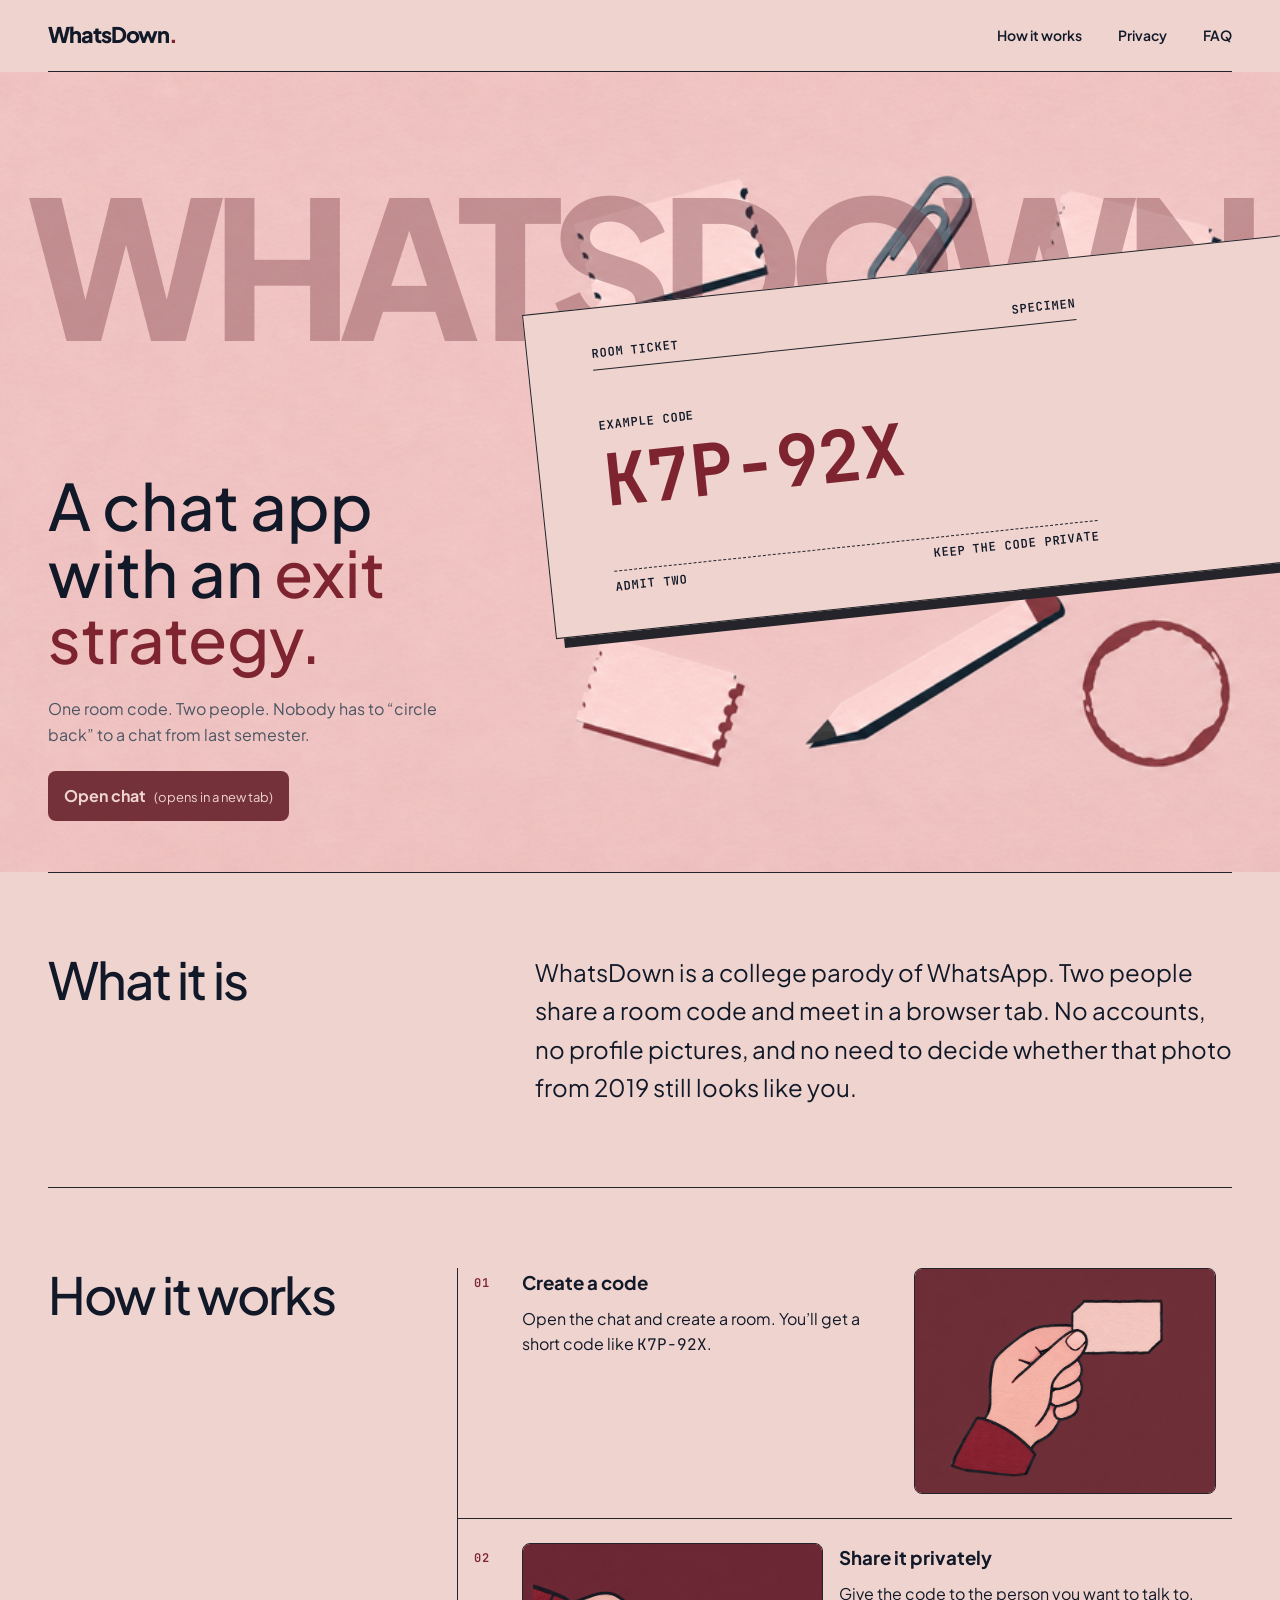
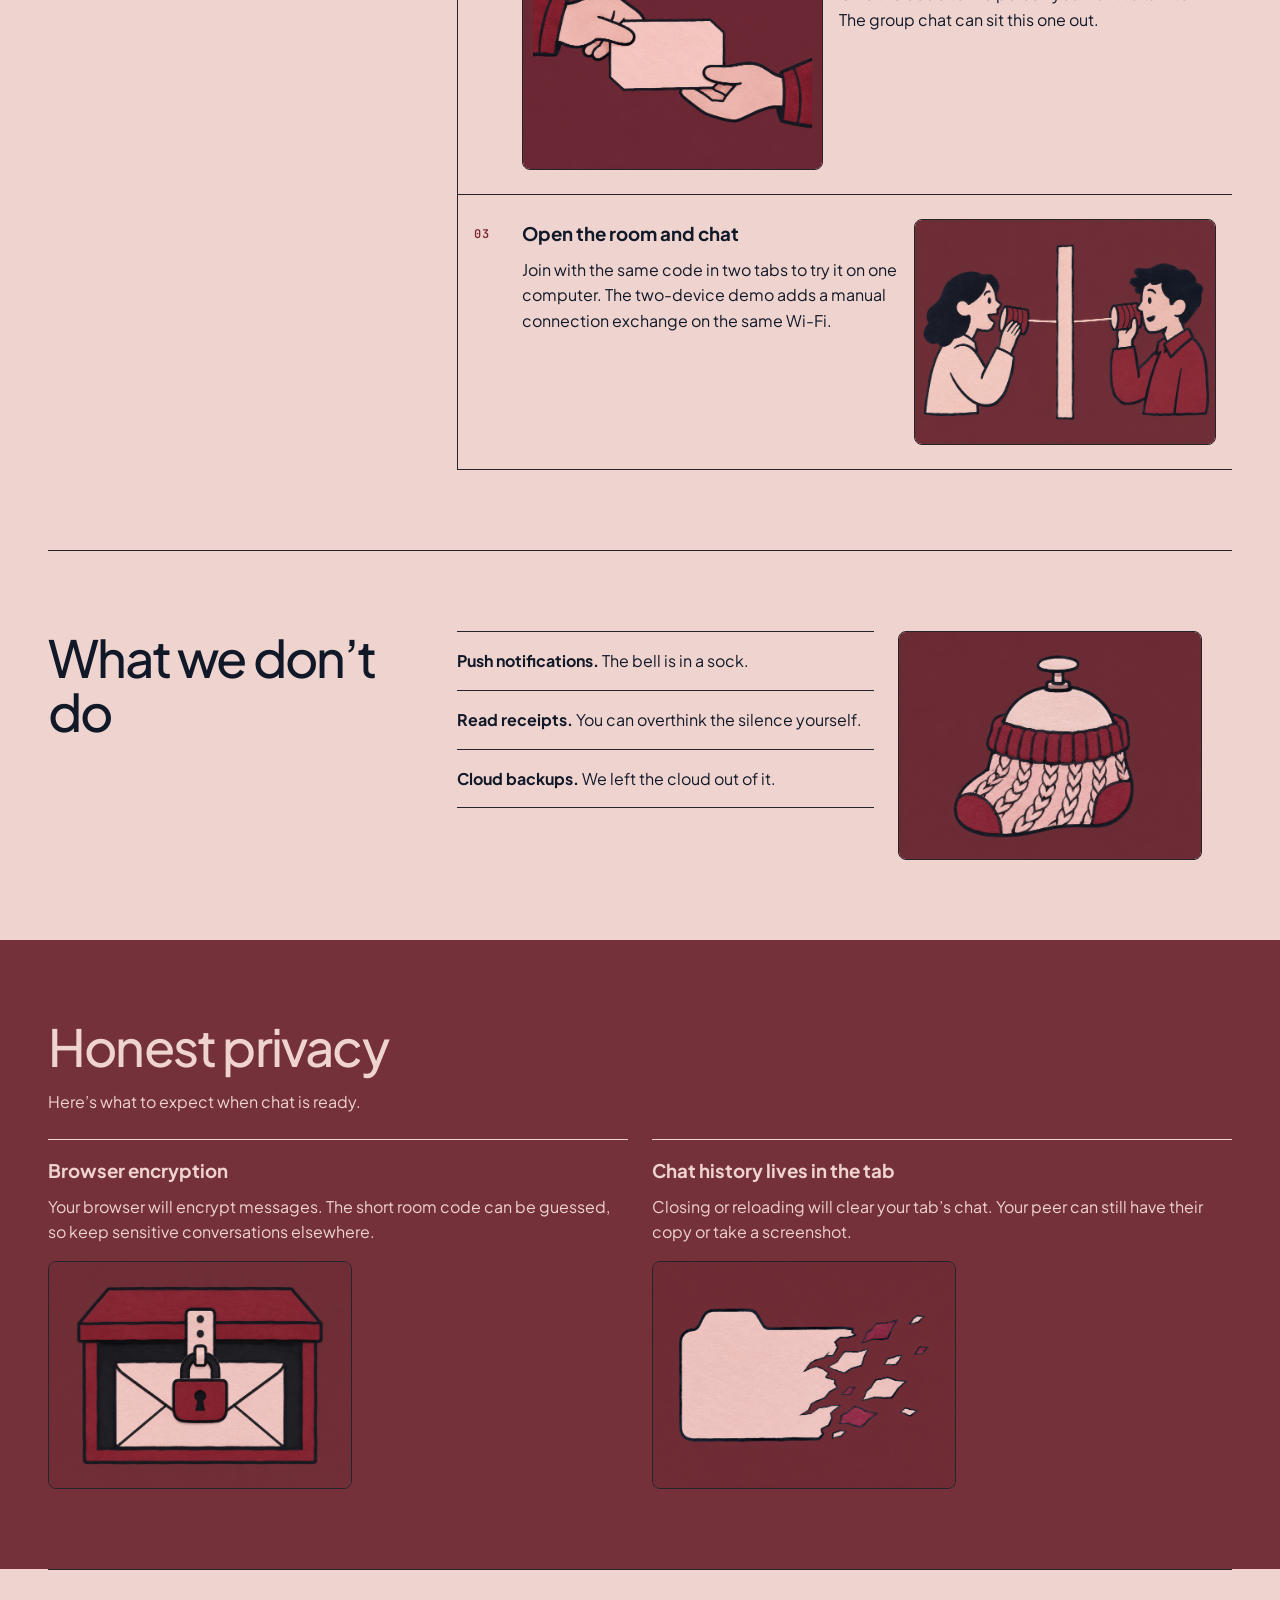
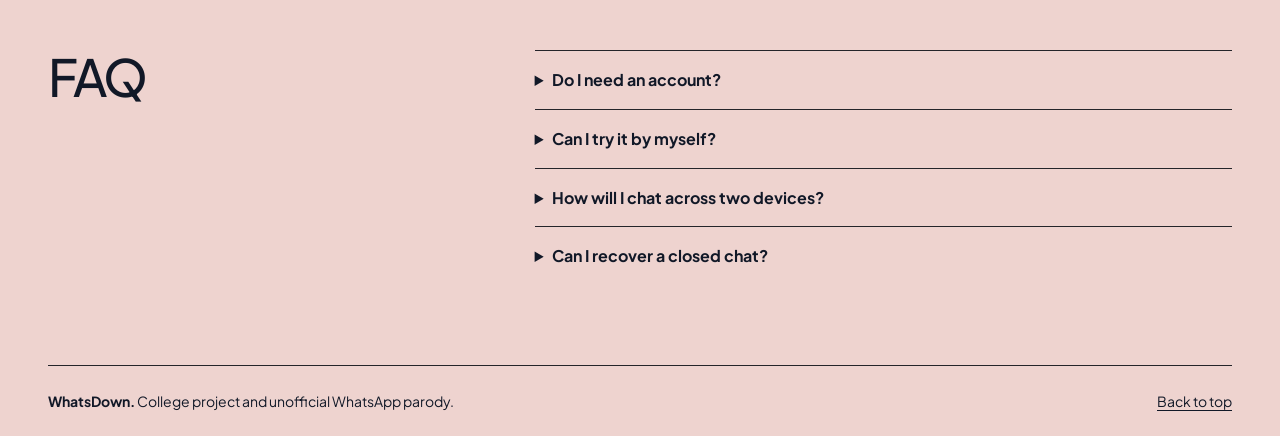
<file: index.html>
<!doctype html>
<html lang="en" id="top">
  <head>
    <!-- Set the page title, phone viewport, and styles. -->
    <meta charset="utf-8">
    <meta name="viewport" content="width=device-width, initial-scale=1">
    <meta name="description" content="WhatsDown is a college chat parody built around one room code and zero accounts.">
    <title>WhatsDown — A chat app with an exit strategy</title>
    <link rel="stylesheet" href="css/base.css">
    <link rel="stylesheet" href="css/landing.css">
  </head>
  <body>
    <!-- Let keyboard users jump straight to the main content. -->
    <a class="skip-link" href="#main">Skip to content</a>

    <!-- Keep the header links on this page. The main action lives in the hero. -->
    <header class="page-width site-header">
      <a class="wordmark" href="#top">WhatsDown<span aria-hidden="true">.</span></a>
      <nav class="site-nav" aria-label="Main navigation">
        <a href="#how-it-works">How it works</a>
        <a href="#privacy">Privacy</a>
        <a href="#faq">FAQ</a>
      </nav>
    </header>

    <main id="main">
      <!-- Lead with the pitch and use a real link to open the chat in a new tab. -->
      <section class="hero" aria-labelledby="hero-title">
        <!-- Fill the hero with the illustrated desk. -->
        <img class="hero-desk" src="assets/illustrations/hero-desk.png"
          alt="A pink desk with torn ticket stubs, a paperclip, a pencil, and a coffee ring."
          width="960" height="540" fetchpriority="high">

        <div class="page-width hero-layout">
          <div class="hero-copy">
            <h1 id="hero-title">A chat app with an <span>exit strategy.</span></h1>
            <p class="hero-summary">One room code. Two people. Nobody has to “circle back” to a chat from last semester.</p>
            <a class="primary-link" href="chat.html" target="_blank" rel="noopener">
              Open chat <span class="link-note">(opens in a new tab)</span>
            </a>
          </div>

          <!-- The oversized wordmark is decorative. The header already names the site. -->
          <p class="hero-wordmark" aria-hidden="true">WhatsDown</p>

          <!-- Keep the example code selectable by drawing the ticket around HTML text. -->
          <div class="room-ticket">
            <p class="ticket-label label">Room ticket <span>Specimen</span></p>
            <div class="ticket-body">
              <p class="label">Example code</p>
              <p class="ticket-code">K7P-92X</p>
            </div>
            <p class="ticket-stub label">Admit two <span>Keep the code private</span></p>
          </div>
        </div>
      </section>

      <!-- Introduce the college project before explaining the room flow. -->
      <section class="page-width section-band intro" aria-labelledby="intro-title">
        <h2 id="intro-title">What it is</h2>
        <p>WhatsDown is a college parody of WhatsApp. Two people share a room code and meet in a browser tab. No accounts, no profile pictures, and no need to decide whether that photo from 2019 still looks like you.</p>
      </section>

      <!-- Keep each step's illustration after its instructions in the reading order. -->
      <section class="page-width section-band process" id="how-it-works" aria-labelledby="how-title">
        <h2 id="how-title">How it works</h2>
        <ol class="steps" role="list">
          <li class="step">
            <span class="step-number label" aria-hidden="true">01</span>
            <div class="step-copy">
              <h3>Create a code</h3>
              <p>Open the chat and create a room. You’ll get a short code like <code>K7P-92X</code>.</p>
            </div>
            <img class="section-art" src="assets/illustrations/step-create-code.png"
              alt="A hand holds a blank paper ticket." width="1448" height="1086" loading="lazy" decoding="async">
          </li>
          <li class="step">
            <span class="step-number label" aria-hidden="true">02</span>
            <div class="step-copy">
              <h3>Share it privately</h3>
              <p>Give the code to the person you want to talk to. The group chat can sit this one out.</p>
            </div>
            <img class="section-art" src="assets/illustrations/step-share-code.png"
              alt="Two people pass a paper ticket from hand to hand." width="1448" height="1086" loading="lazy" decoding="async">
          </li>
          <li class="step">
            <span class="step-number label" aria-hidden="true">03</span>
            <div class="step-copy">
              <h3>Open the room and chat</h3>
              <p>Join with the same code in two tabs to try it on one computer. The two-device demo adds a manual connection exchange on the same Wi-Fi.</p>
            </div>
            <img class="section-art" src="assets/illustrations/step-chat.png"
              alt="Two people talk through tin cans connected by a string across a wall." width="1448" height="1086" loading="lazy" decoding="async">
          </li>
        </ol>
      </section>

      <!-- Pair the ruled list of missing features with one illustration. -->
      <section class="page-width section-band exclusions" aria-labelledby="exclusions-title">
        <h2 id="exclusions-title">What we don’t do</h2>
        <div class="exclusions-content">
          <ul class="ruled-list" role="list">
            <li><strong>Push notifications.</strong> The bell is in a sock.</li>
            <li><strong>Read receipts.</strong> You can overthink the silence yourself.</li>
            <li><strong>Cloud backups.</strong> We left the cloud out of it.</li>
          </ul>
          <img class="section-art" src="assets/illustrations/no-notifications.png"
            alt="A bell wrapped in a sock." width="1448" height="1086" loading="lazy" decoding="async">
        </div>
      </section>

      <!-- State the intended privacy behavior and its limits while chat is in development. -->
      <section class="privacy-band" id="privacy" aria-labelledby="privacy-title">
        <div class="page-width privacy-content">
          <h2 id="privacy-title">Honest privacy</h2>
          <p class="privacy-status">Here’s what to expect when chat is ready.</p>
          <!-- Put each privacy illustration below the note it explains. -->
          <div class="privacy-notes">
            <article>
              <h3>Browser encryption</h3>
              <p>Your browser will encrypt messages. The short room code can be guessed, so keep sensitive conversations elsewhere.</p>
              <img class="section-art" src="assets/illustrations/encryption.png"
                alt="An envelope sits inside a locked box." width="1448" height="1086" loading="lazy" decoding="async">
            </article>
            <article>
              <h3>Chat history lives in the tab</h3>
              <p>Closing or reloading will clear your tab’s chat. Your peer can still have their copy or take a screenshot.</p>
              <img class="section-art" src="assets/illustrations/tab-closes.png"
                alt="A browser tab turns into paper scraps and blows away." width="1448" height="1086" loading="lazy" decoding="async">
            </article>
          </div>
        </div>
      </section>

      <!-- Native details elements open and close with a click or the keyboard. -->
      <section class="page-width section-band faq" id="faq" aria-labelledby="faq-title">
        <h2 id="faq-title">FAQ</h2>
        <div class="faq-answers">
          <details>
            <summary>Do I need an account?</summary>
            <p>No. A room code is all you need.</p>
          </details>
          <details>
            <summary>Can I try it by myself?</summary>
            <p>Once chat is ready, open it in two tabs in the same browser profile at the same site address. Create a code in one tab and join with it in the other.</p>
          </details>
          <details>
            <summary>How will I chat across two devices?</summary>
            <p>Use the same Wi-Fi and enter the same room code on both devices. Copy the host’s connection offer to the guest, then copy the guest’s answer back. Some Wi-Fi networks block direct connections between devices.</p>
          </details>
          <details>
            <summary>Can I recover a closed chat?</summary>
            <p>No. Each tab keeps its chat in memory. Closing or reloading it clears the transcript for that tab.</p>
          </details>
        </div>
      </section>
    </main>

    <!-- Credit the college project and offer a shortcut back to the top. -->
    <footer class="page-width site-footer">
      <p><strong>WhatsDown.</strong> College project and unofficial WhatsApp parody.</p>
      <a href="#top">Back to top</a>
    </footer>
  </body>
</html>
</file>
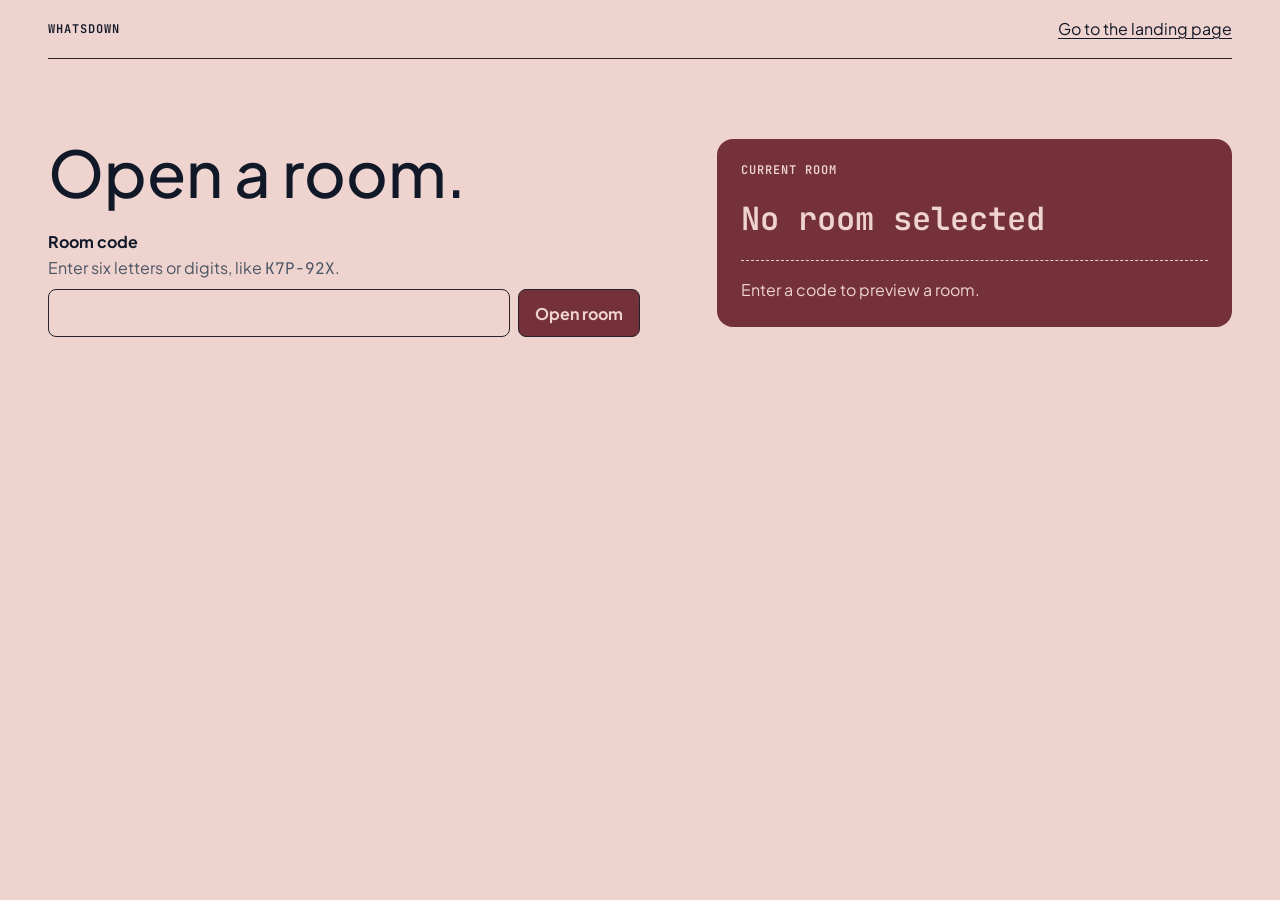
<file: chat.html>
<!doctype html>
<html lang="en">
  <head>
    <!-- Load the shared styles and run the chat script after the page is ready. -->
    <meta charset="utf-8">
    <meta name="viewport" content="width=device-width, initial-scale=1">
    <title>Chat — WhatsDown</title>
    <link rel="stylesheet" href="css/base.css">
    <link rel="stylesheet" href="css/chat.css">
    <script src="js/chat.js" defer></script>
  </head>
  <body>
    <!-- Give visitors a route back to the landing page. -->
    <header class="page-width room-header">
      <p class="label">WhatsDown</p>
      <a href="index.html">Go to the landing page</a>
    </header>

    <main class="page-width room-layout">
      <!-- The script enables this form after it can handle a submission. -->
      <section aria-labelledby="room-title">
        <h1 id="room-title">Open a room.</h1>
        <form id="room-form" class="room-form" novalidate>
          <fieldset id="room-fields" disabled>
            <label for="room-code">Room code</label>
            <p id="room-hint" class="room-hint">Enter six letters or digits, like <code>K7P-92X</code>.</p>
            <div class="room-form-controls">
              <input id="room-code" type="text" required autocomplete="off"
                autocapitalize="characters" spellcheck="false" aria-describedby="room-hint room-error">
              <button type="submit">Open room</button>
            </div>
            <p id="room-error" class="room-error" role="alert"></p>
            <p class="room-hint room-script-note">JavaScript is required to check a room code.</p>
          </fieldset>
        </form>
      </section>

      <!-- Announce the selected room and its status after a valid submission. -->
      <section class="room-summary" aria-labelledby="current-room-title">
        <h2 id="current-room-title" class="label">Current room</h2>
        <div role="status">
          <p id="current-room" class="current-room">No room selected</p>
          <p id="room-status" class="room-status">Enter a code to preview a room.</p>
        </div>
      </section>
    </main>
  </body>
</html>
</file>
<file: css/base.css>
/* These local fonts keep the site independent of a font server. */
@font-face {
  font-family: "Plus Jakarta Sans";
  src: url("../assets/fonts/PlusJakartaSans-Variable.ttf") format("truetype");
  font-style: normal;
  font-weight: 200 800;
  font-display: swap;
}

/* Use the monospace font for room codes and other technical labels. */
@font-face {
  font-family: "JetBrains Mono";
  src: url("../assets/fonts/JetBrainsMono-Variable.ttf") format("truetype");
  font-style: normal;
  font-weight: 100 800;
  font-display: swap;
}

/* Keep the design values in one place so both pages use the same styles. */
:root {
  --color-primary: #74313a;
  --color-secondary: #7e2430;
  --color-accent: #7e2430;
  --color-background: #eed3cf;
  --color-surface: #74313a;
  --color-text: #111827;
  --color-muted: #4b5563;
  --color-border: #24242a;

  --font-sans: "Plus Jakarta Sans", system-ui, sans-serif;
  --font-mono: "JetBrains Mono", ui-monospace, monospace;
  --display-size: 4rem;
  --display-weight: 500;
  --display-line: 1.04;
  --display-spacing: 0;
  --body-size: 1rem;
  --body-weight: 400;
  --body-line: 1.6;
  --label-size: 0.75rem;
  --label-weight: 600;
  --label-line: 1.2;

  --space-base: 0.5rem;
  --space-gap: 1rem;
  --panel-padding: 1.5rem;
  --section-padding: 5rem;
  --radius-panel: 1rem;
  --radius-control: 0.5rem;
  --radius-pill: 9999px;
  --content-width: 75rem;
  --page-gutter: clamp(1rem, 4vw, 3rem);
}

/* Count borders and padding inside the width of each box. */
*, *::before, *::after {
  box-sizing: border-box;
}

/* Give both pages the same paper color and reading size. */
body {
  margin: 0;
  background: var(--color-background);
  color: var(--color-text);
  font: var(--body-weight) var(--body-size) / var(--body-line) var(--font-sans);
}

/* Let the layout set consistent gaps instead of using browser margins. */
h1, h2, h3, p {
  margin: 0;
}

/* Make text links recognizable and keep the underline clear of the letters. */
a {
  color: inherit;
  text-underline-offset: 0.2em;
}

/* Use an outline color that contrasts with both light and dark sections. */
:focus-visible {
  outline: 2px solid var(--focus-color, var(--color-accent));
  outline-offset: 4px;
}

/* Use these shared rules for inline codes and compact ticket labels. */
code, .label {
  font-family: var(--font-mono);
}

.label {
  font-size: var(--label-size);
  font-weight: var(--label-weight);
  line-height: var(--label-line);
  letter-spacing: 0.08em;
  text-transform: uppercase;
}

/* Leave side margins on small screens and stop lines getting too wide. */
.page-width {
  width: min(var(--content-width), 100% - 2 * var(--page-gutter));
  margin-inline: auto;
}

/* Space out the temporary chat notice and keep its heading responsive. */
.holding-page {
  display: grid;
  gap: var(--space-gap);
  padding-block: var(--section-padding);
  justify-items: start;
}

.holding-page h1 {
  font-size: clamp(2.25rem, 6vw, var(--display-size));
  font-weight: var(--display-weight);
  line-height: var(--display-line);
}
</file>
<file: css/landing.css>
/* Keep the skip link out of the way until somebody tabs to it. */
.skip-link {
  position: absolute;
  z-index: 2;
  top: var(--space-gap);
  left: var(--page-gutter);
  padding: var(--space-base) var(--space-gap);
  background: var(--color-background);
  transform: translateY(-200%);
}

.skip-link:focus {
  transform: translateY(0);
}

/* Put the name and section links on a slim, ruled header. */
.site-header, .site-nav {
  display: flex;
  align-items: center;
  flex-wrap: wrap;
  gap: var(--space-gap);
}

.site-header {
  justify-content: space-between;
  min-height: 4.5rem;
  padding-block: var(--space-gap);
  border-bottom: 1px solid var(--color-border);
}

.wordmark {
  font-size: 1.35rem;
  font-weight: 800;
  letter-spacing: -0.05em;
  text-decoration: none;
}

.wordmark span {
  color: var(--color-accent);
}

.site-nav {
  column-gap: clamp(1rem, 3vw, 2.25rem);
  font-size: 0.875rem;
  font-weight: 600;
}

.site-nav a {
  text-decoration: none;
}

.site-nav a:hover {
  text-decoration: underline;
}

/* Fill the hero edge to edge and clip the paper that extends past it. */
.hero {
  position: relative;
  isolation: isolate;
  overflow: clip;
  background: var(--color-background);
}

.hero-desk {
  position: absolute;
  inset: 0;
  z-index: -1;
  width: 100%;
  height: 100%;
  object-fit: cover;
  object-position: left center;
}

/* Let the printed word and the ticket share the grid so the paper covers the letters. */
.hero-layout {
  display: grid;
  grid-template-columns: minmax(0, 2fr) minmax(0, 3fr);
  grid-template-rows: 1fr auto;
  min-height: clamp(38rem, 100svh - 4.5rem, 50rem);
  padding-block: clamp(2.75rem, 5vw, 5rem) clamp(2.5rem, 4vw, 4rem);
}

.hero-wordmark {
  grid-area: 1 / 1 / 3 / 3;
  place-self: start center;
  margin-block-start: clamp(1.5rem, 3.2vw, 3.75rem);
  color: var(--color-primary);
  opacity: 0.36;
  font-size: 15vw;
  font-weight: 800;
  line-height: 0.9;
  letter-spacing: -0.07em;
  text-transform: uppercase;
  user-select: none;
}

/* Keep the headline and link in the quiet left side of the desk. */
.hero-copy {
  grid-area: 2 / 1;
  z-index: 2;
  padding-inline-end: var(--space-gap);
}

.hero h1 {
  max-width: 12ch;
  font-size: clamp(2.75rem, 6vw, var(--display-size));
  font-weight: var(--display-weight);
  line-height: var(--display-line);
  letter-spacing: var(--display-spacing);
}

.hero h1 span {
  color: var(--color-accent);
}

.hero-summary {
  max-width: 34ch;
  margin-block: var(--panel-padding);
  color: var(--color-muted);
}

/* Style the real link as the primary action, with its new-tab note beside it. */
.primary-link {
  display: inline-flex;
  align-items: baseline;
  flex-wrap: wrap;
  gap: var(--space-base);
  padding: 0.75rem var(--space-gap);
  border-radius: var(--radius-control);
  background: var(--color-primary);
  color: var(--color-background);
  font-weight: 700;
  text-decoration: none;
}

.primary-link:hover {
  background: var(--color-secondary);
  text-decoration: underline;
}

.link-note {
  font-size: 0.8125rem;
  font-weight: var(--body-weight);
}

/* Put the ticket in front of the large word and let it run off the right edge. */
.room-ticket {
  grid-area: 1 / 2 / 3 / 3;
  place-self: start;
  z-index: 1;
  width: 65vw;
  margin-block-start: clamp(6.5rem, 14vw, 13rem);
  padding: clamp(1.25rem, 3vw, 3rem) clamp(2rem, 5vw, 5rem);
  border: 1px solid var(--color-border);
  box-shadow: 0.5rem 0.6rem 0 var(--color-border);
  background: var(--color-background);
  transform: rotate(-6deg);
  transform-origin: top left;
}

/* Paper rules split the label, sample code, and tear-off stub. */
.ticket-label, .ticket-body, .ticket-stub {
  max-width: min(38vw, 31rem);
}

.ticket-label, .ticket-stub {
  display: flex;
  justify-content: space-between;
  flex-wrap: wrap;
  gap: var(--space-base);
}

.ticket-label {
  padding-bottom: var(--space-base);
  border-bottom: 1px solid var(--color-border);
}

.ticket-body {
  padding-block: clamp(1.25rem, 4vw, 3rem);
}

.ticket-code {
  margin-top: var(--space-base);
  color: var(--color-accent);
  font: 700 clamp(2rem, 5.6vw, 5.5rem) / 1.15 var(--font-mono);
  white-space: nowrap;
}

.ticket-stub {
  padding-top: var(--space-base);
  border-top: 1px dashed var(--color-border);
}

/* Give the editorial sections the same rule and vertical padding. */
.section-band {
  padding-block: clamp(3rem, 7vw, var(--section-padding));
  border-top: 1px solid var(--color-border);
}

.section-band h2, .privacy-band h2 {
  font-size: clamp(2rem, 4vw, 3.25rem);
  font-weight: var(--display-weight);
  line-height: var(--display-line);
  letter-spacing: -0.035em;
}

/* Use the narrow left column as the section heading and keep prose to its right. */
.intro, .process, .exclusions, .faq {
  display: grid;
  grid-template-columns: minmax(0, 1fr) minmax(0, 1.65fr);
  align-items: start;
  gap: clamp(1.5rem, 5vw, 4rem);
}

.intro p {
  max-width: 53ch;
  font-size: clamp(1.15rem, 2vw, 1.5rem);
}

/* Give the illustrated rows more room than sections with only text. */
.process, .exclusions {
  grid-template-columns: minmax(0, 1fr) minmax(0, 2.25fr);
}

/* Keep each image in its original proportions and frame its paper edge. */
.section-art {
  display: block;
  width: 100%;
  max-width: 19rem;
  height: auto;
  border: 1px solid var(--color-border);
  border-radius: var(--radius-control);
  background: var(--color-surface);
}

/* A vertical rule connects the steps while fine rules divide individual rows. */
.steps, .ruled-list {
  margin: 0;
  padding: 0;
  list-style: none;
}

.steps {
  border-left: 1px solid var(--color-border);
}

.step {
  display: grid;
  grid-template-columns: 2rem minmax(0, 1.25fr) minmax(0, 1fr);
  grid-template-areas: "number copy art";
  align-items: start;
  gap: var(--space-gap);
  padding: var(--panel-padding) var(--space-gap);
  border-bottom: 1px solid var(--color-border);
}

/* Flip the second row visually while keeping its copy before the image in HTML. */
.step:nth-child(even) {
  grid-template-columns: 2rem minmax(0, 1fr) minmax(0, 1.25fr);
  grid-template-areas: "number art copy";
}

.step:first-child {
  padding-top: 0;
}

.step-number {
  grid-area: number;
  padding-top: var(--space-base);
  color: var(--color-accent);
}

/* Give CSS a name for each part of the row that can move. */
.step-copy {
  grid-area: copy;
}

.step .section-art {
  grid-area: art;
}

.step p, .privacy-notes p {
  margin-top: var(--space-base);
  max-width: 49ch;
}

/* Keep the bell next to the whole list on wide screens. */
.exclusions-content {
  display: grid;
  grid-template-columns: minmax(0, 1.25fr) minmax(0, 1fr);
  align-items: start;
  gap: var(--panel-padding);
}

/* Use one rule per joke while keeping the feature name easy to skim. */
.ruled-list li {
  padding-block: var(--space-gap);
  border-top: 1px solid var(--color-border);
}

.ruled-list li:last-child {
  border-bottom: 1px solid var(--color-border);
}

/* Set privacy apart with a full-width maroon background and pale text. */
.privacy-band {
  --focus-color: var(--color-background);
  padding-block: clamp(3rem, 7vw, var(--section-padding));
  background: var(--color-surface);
  color: var(--color-background);
}

.privacy-status {
  margin-top: var(--space-gap);
}

.privacy-notes {
  display: grid;
  grid-template-columns: repeat(2, minmax(0, 1fr));
  gap: var(--panel-padding);
  margin-top: var(--panel-padding);
}

.privacy-notes article {
  padding-top: var(--space-gap);
  border-top: 1px solid currentColor;
}

/* Leave a little space between each privacy explanation and its illustration. */
.privacy-notes .section-art {
  margin-top: var(--space-gap);
}

/* Let the browser supply the disclosure marker and keyboard behavior. */
.faq details {
  padding-block: var(--space-gap);
  border-top: 1px solid var(--color-border);
}

.faq summary {
  cursor: pointer;
  font-weight: 700;
}

.faq details p {
  margin-top: var(--space-base);
  color: var(--color-muted);
}

/* Keep the credit and top link together until the footer runs out of room. */
.site-footer {
  display: flex;
  justify-content: space-between;
  flex-wrap: wrap;
  gap: var(--space-gap);
  padding-block: var(--panel-padding);
  border-top: 1px solid var(--color-border);
  font-size: 0.875rem;
}

/* Put the copy first and the ticket second on narrower screens. */
@media (max-width: 48rem) {
  .hero-layout {
    grid-template-columns: minmax(0, 1fr);
    grid-template-rows: auto auto;
    row-gap: var(--panel-padding);
    min-height: auto;
  }

  .hero-copy {
    grid-area: 1 / 1;
    padding-inline-end: 0;
  }

  /* Keep the decorative word behind the ticket on a separate row below the copy. */
  .hero-wordmark, .room-ticket {
    grid-area: 2 / 1;
  }

  .hero-wordmark {
    margin-block-start: 0;
  }

  .room-ticket {
    width: 105vw;
    margin-block-start: clamp(2.5rem, 9vw, 4.5rem);
    padding: var(--panel-padding) var(--space-gap);
  }

  .ticket-label, .ticket-body, .ticket-stub {
    max-width: min(75vw, 31rem);
  }

  .intro, .process, .exclusions, .faq {
    grid-template-columns: 1fr;
  }

  /* Keep the illustration under its instructions on a narrow screen. */
  .step, .step:nth-child(even) {
    grid-template-columns: 2rem minmax(0, 1fr);
    grid-template-areas:
      "number copy"
      ". art";
  }

  .exclusions-content {
    grid-template-columns: 1fr;
  }
}

/* Stack the privacy notes on phones so each one has room to read. */
@media (max-width: 34rem) {
  .privacy-notes {
    grid-template-columns: 1fr;
  }
}
</file>
<file: css/chat.css>
/* Give the page header a simple rule and room for the back link. */
.room-header {
  display: flex;
  align-items: center;
  justify-content: space-between;
  flex-wrap: wrap;
  gap: var(--space-gap);
  padding-block: var(--space-gap);
  border-bottom: 1px solid var(--color-border);
}

/* Give the form and room summary their own columns when space allows. */
.room-layout {
  display: grid;
  grid-template-columns: minmax(0, 1.15fr) minmax(0, 1fr);
  align-items: start;
  gap: clamp(2rem, 6vw, var(--section-padding));
  padding-block: clamp(2.5rem, 7vw, var(--section-padding));
}

.room-layout h1 {
  font-size: clamp(2.5rem, 6vw, var(--display-size));
  font-weight: var(--display-weight);
  line-height: var(--display-line);
}

/* Keep the label, example, and controls together without a fieldset border. */
.room-form {
  margin-top: var(--panel-padding);
}

.room-form fieldset {
  min-width: 0;
  margin: 0;
  padding: 0;
  border: 0;
}

.room-form label {
  font-weight: 700;
}

.room-hint {
  color: var(--color-muted);
}

/* Explain the disabled form until the chat script has loaded. */
.room-script-note {
  margin-top: var(--space-base);
}

.room-form fieldset:enabled .room-script-note {
  display: none;
}

.room-form-controls {
  display: flex;
  flex-wrap: wrap;
  gap: var(--space-base);
  margin-top: var(--space-base);
}

/* Make the code look like the room ticket and the action easy to tap. */
.room-form input, .room-form button {
  min-height: 3rem;
  padding: var(--space-base) var(--space-gap);
  border: 1px solid var(--color-border);
  border-radius: var(--radius-control);
  font: inherit;
}

.room-form input {
  min-width: 0;
  flex: 1 1 12rem;
  background: var(--color-background);
  color: var(--color-text);
  font-family: var(--font-mono);
}

.room-form button {
  background: var(--color-primary);
  color: var(--color-background);
  font-weight: 700;
}

.room-form button:enabled {
  cursor: pointer;
}

/* Leave the alert empty until the form has an error to report. */
.room-form input[aria-invalid="true"] {
  border-color: var(--color-accent);
}

.room-error:not(:empty) {
  margin-top: var(--space-base);
  color: var(--color-accent);
}

/* Use the maroon surface to set the current room apart from the form. */
.room-summary {
  padding: var(--panel-padding);
  border-radius: var(--radius-panel);
  background: var(--color-surface);
  color: var(--color-background);
}

.current-room {
  margin-block: var(--space-gap);
  font-family: var(--font-mono);
  font-size: clamp(1.25rem, 3vw, 2rem);
  font-weight: 600;
}

.room-status {
  padding-top: var(--space-gap);
  border-top: 1px dashed currentColor;
}

/* Stack the summary below the form on phones. */
@media (max-width: 48rem) {
  .room-layout {
    grid-template-columns: 1fr;
  }
}
</file>
